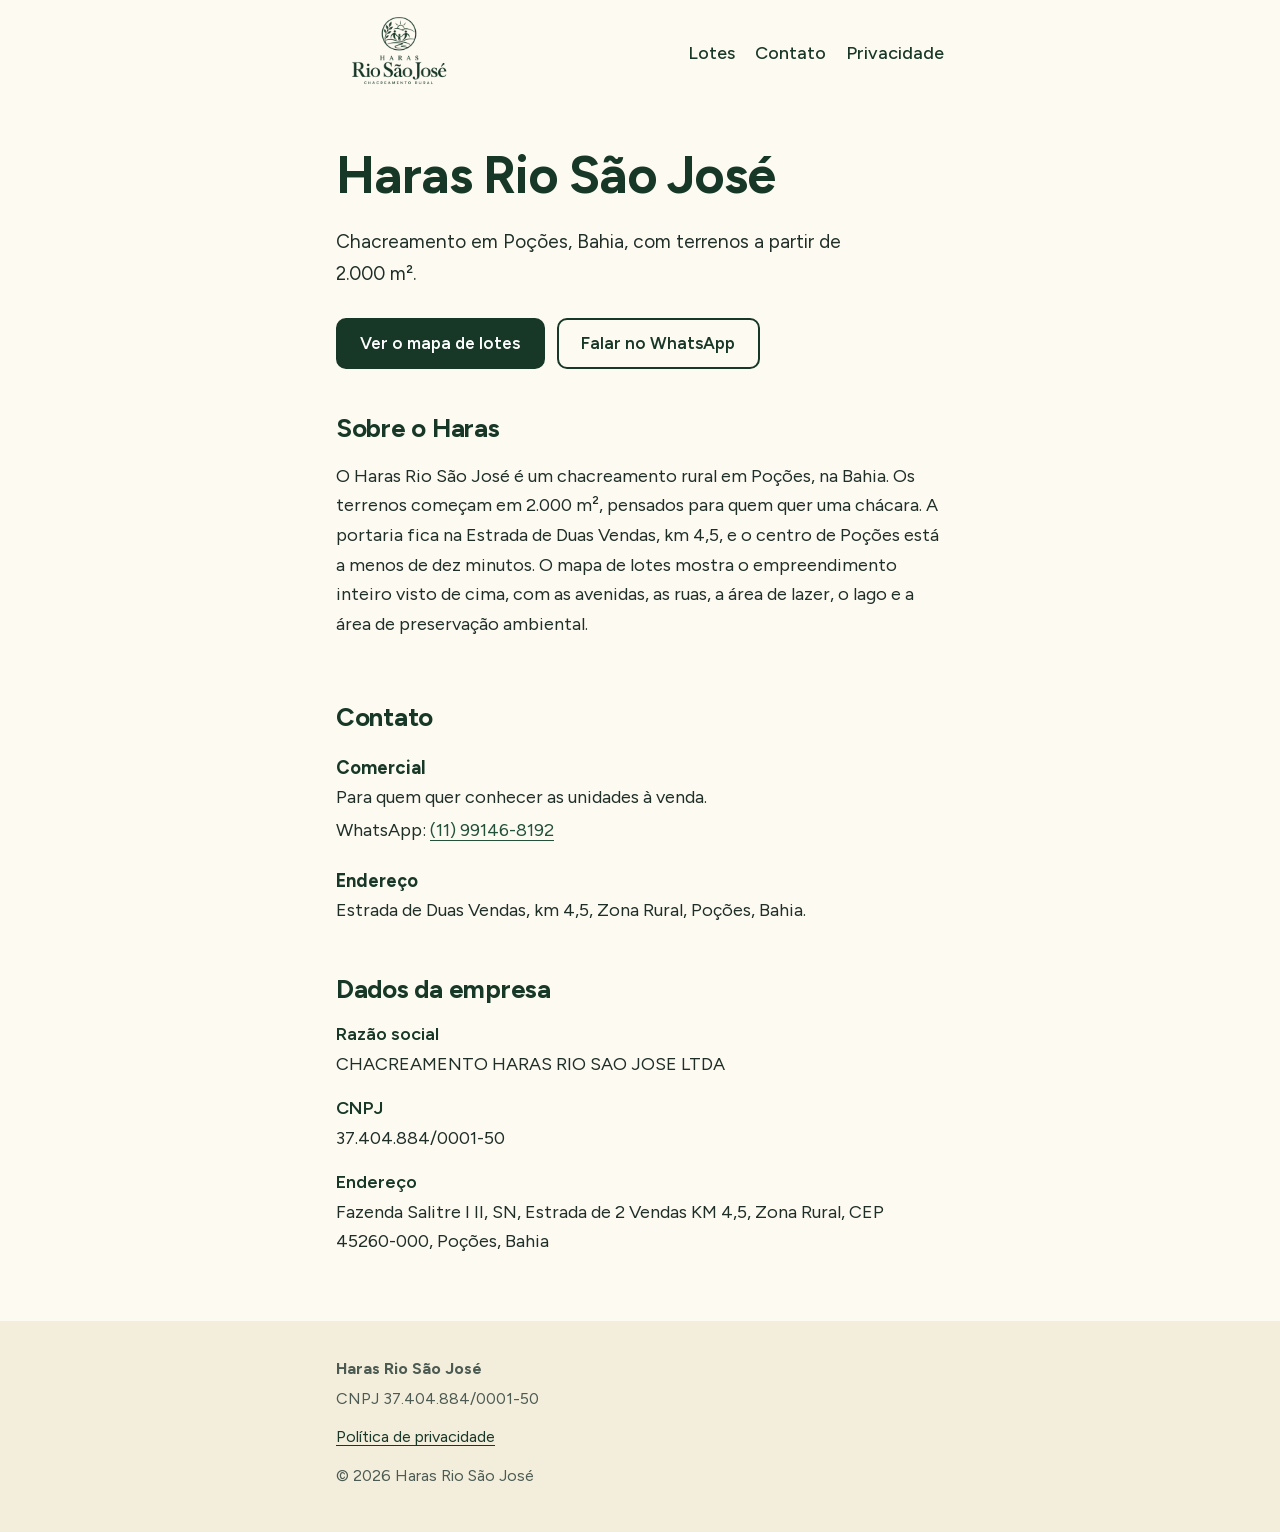
<file: index.html>
<!doctype html>
<html lang="pt-BR">
<head>
<meta charset="utf-8">
<meta name="viewport" content="width=device-width, initial-scale=1">
<meta name="facebook-domain-verification" content="9zx2jushcz91ndrvmghut5p0yi4a80" />
<title>Haras Rio São José, chacreamento em Poções (BA)</title>
<meta name="description" content="Haras Rio São José: chacreamento em Poções, Bahia, com terrenos a partir de 2.000 m². Veja o mapa de lotes e fale com o comercial.">
<link rel="icon" type="image/png" sizes="32x32" href="favicon.png">
<link rel="apple-touch-icon" href="apple-touch-icon.png">
<link rel="stylesheet" href="estilo.css">
</head>
<body>
<a class="pular" href="#conteudo">Pular para o conteúdo</a>
<header class="topo">
<div class="miolo">
<a href="index.html"><img src="logo.png" width="720" height="480" alt="Haras Rio São José, chacreamento rural"></a>
<nav aria-label="Principal">
<a href="https://harasriosaojose.github.io/haras-rio-sao-jose-mapa/">Lotes</a>
<a href="#contato">Contato</a>
<a href="privacidade.html">Privacidade</a>
</nav>
</div>
</header>
<main id="conteudo">
<div class="miolo">
<section class="abertura">
<h1>Haras Rio São José</h1>
<p>Chacreamento em Poções, Bahia, com terrenos a partir de 2.000 m².</p>
<div class="botoes">
<a class="botao cheio" href="https://harasriosaojose.github.io/haras-rio-sao-jose-mapa/">Ver o mapa de lotes</a>
<a class="botao vazado" href="https://wa.me/5511991468192?text=Ol%C3%A1!%20Quero%20falar%20com%20o%20comercial%20sobre%20as%20unidades%20do%20Haras%20Rio%20S%C3%A3o%20Jos%C3%A9.">Falar no WhatsApp</a>
</div>
</section>

<section class="sobre" aria-labelledby="t-sobre">
<h2 id="t-sobre">Sobre o Haras</h2>
<p>O Haras Rio São José é um chacreamento rural em Poções, na Bahia. Os terrenos começam em 2.000 m², pensados para quem quer uma chácara. A portaria fica na Estrada de Duas Vendas, km 4,5, e o centro de Poções está a menos de dez minutos. O mapa de lotes mostra o empreendimento inteiro visto de cima, com as avenidas, as ruas, a área de lazer, o lago e a área de preservação ambiental.</p>
</section>

<section class="contato" id="contato" aria-labelledby="t-contato">
<h2 id="t-contato">Contato</h2>
<h3>Comercial</h3>
<p>Para quem quer conhecer as unidades à venda.</p>
<p>WhatsApp: <a href="https://wa.me/5511991468192?text=Ol%C3%A1!%20Quero%20falar%20com%20o%20comercial%20sobre%20as%20unidades%20do%20Haras%20Rio%20S%C3%A3o%20Jos%C3%A9.">(11) 99146-8192</a></p>
<h3>Endereço</h3>
<p>Estrada de Duas Vendas, km 4,5, Zona Rural, Poções, Bahia.</p>
</section>

<section class="empresa" aria-labelledby="t-empresa">
<h2 id="t-empresa">Dados da empresa</h2>
<dl class="dados">
<dt>Razão social</dt><dd>CHACREAMENTO HARAS RIO SAO JOSE LTDA</dd>
<dt>CNPJ</dt><dd>37.404.884/0001-50</dd>
<dt>Endereço</dt><dd>Fazenda Salitre I II, SN, Estrada de 2 Vendas KM 4,5, Zona Rural, CEP 45260-000, Poções, Bahia</dd>
</dl>
</section>
</div>
</main>
<footer class="rodape">
<div class="miolo">
<p><strong>Haras Rio São José</strong></p>
<p>CNPJ 37.404.884/0001-50</p>
<p><a href="privacidade.html">Política de privacidade</a></p>
<p>© 2026 Haras Rio São José</p>
</div>
</footer>
</body>
</html>
</file>
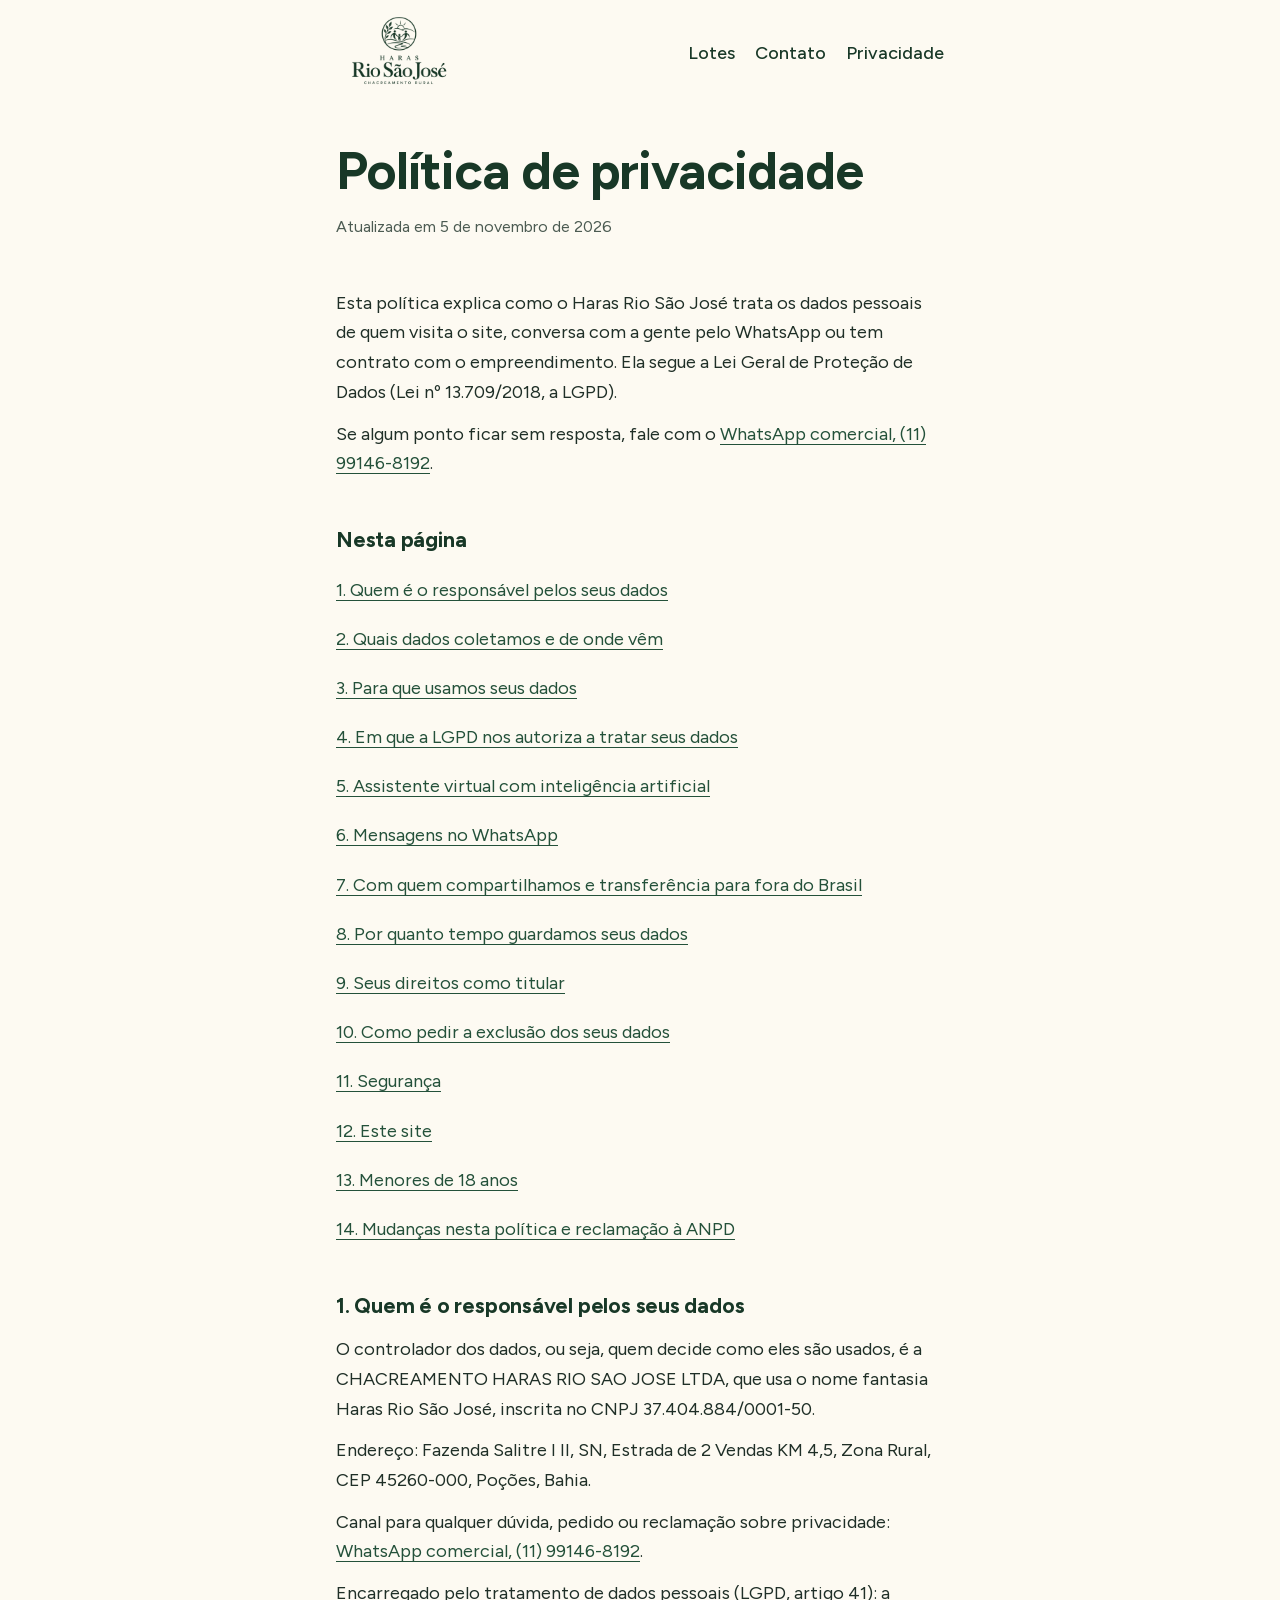
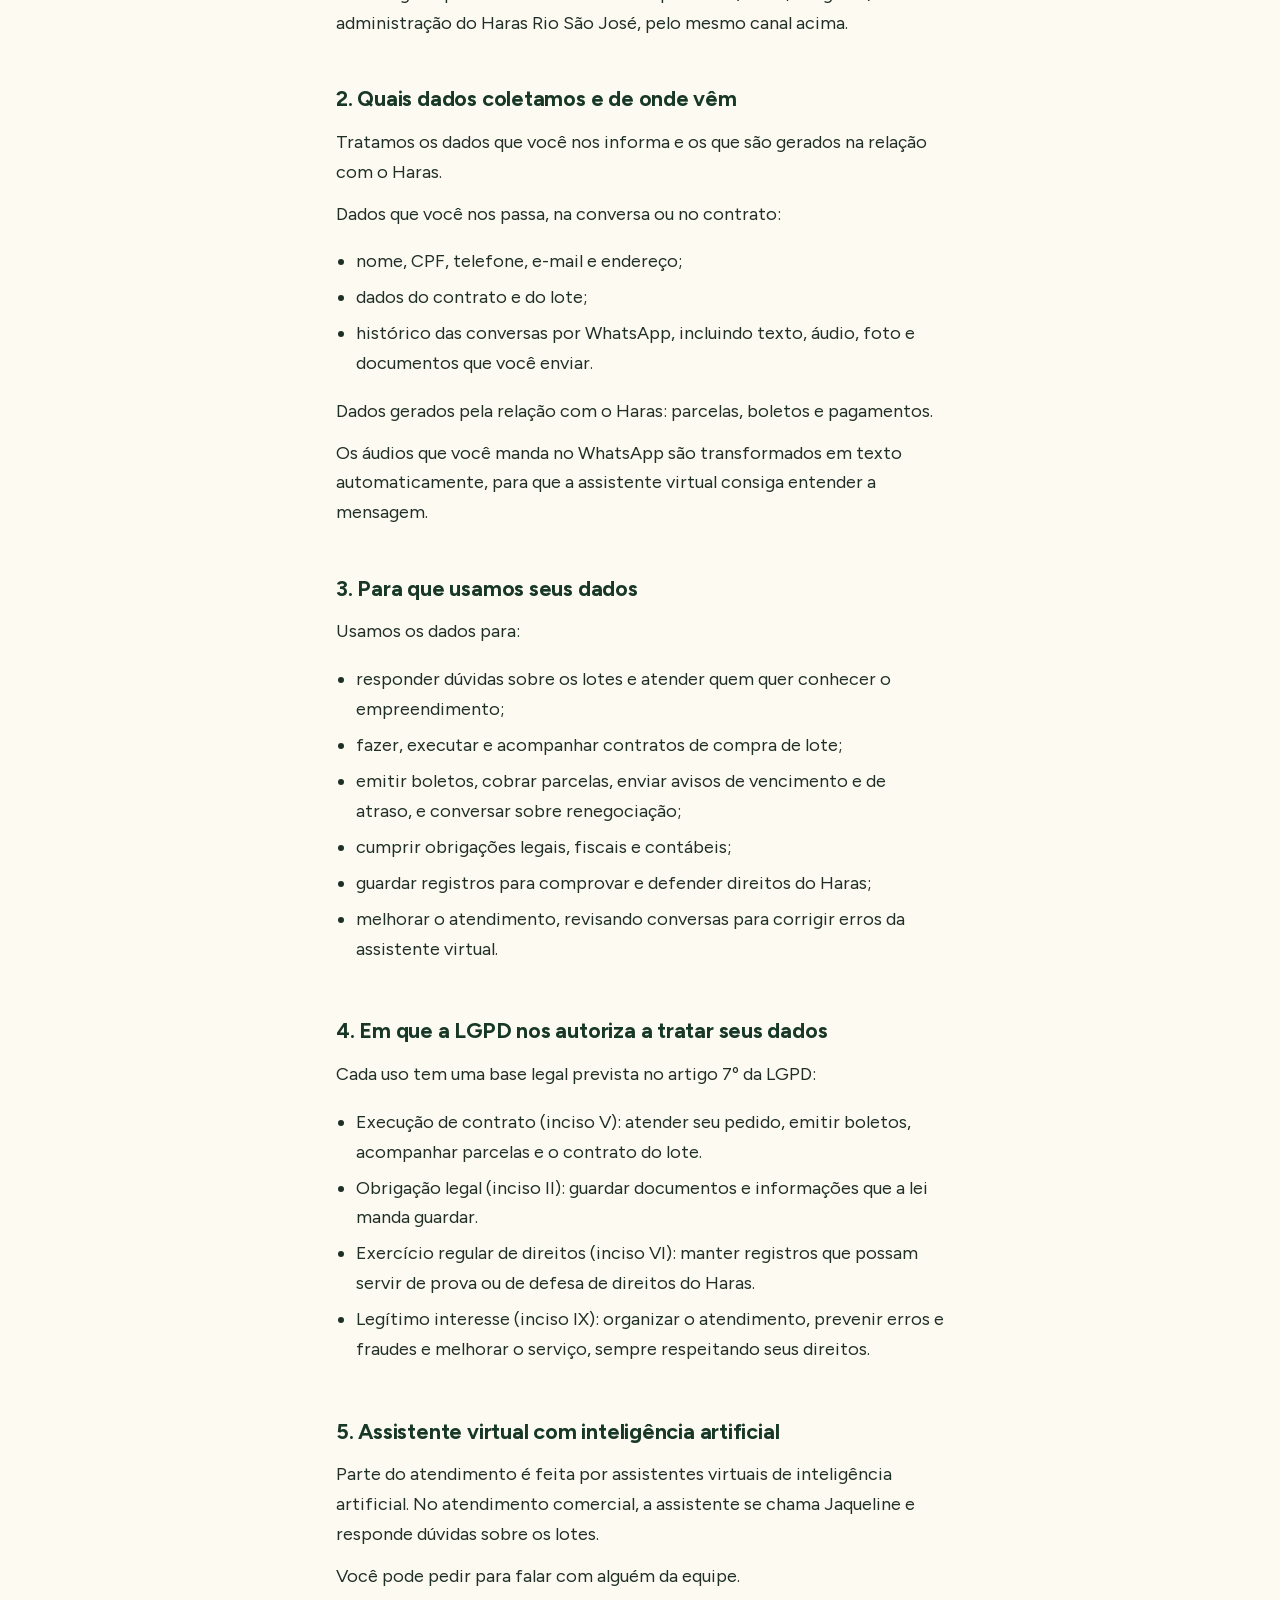
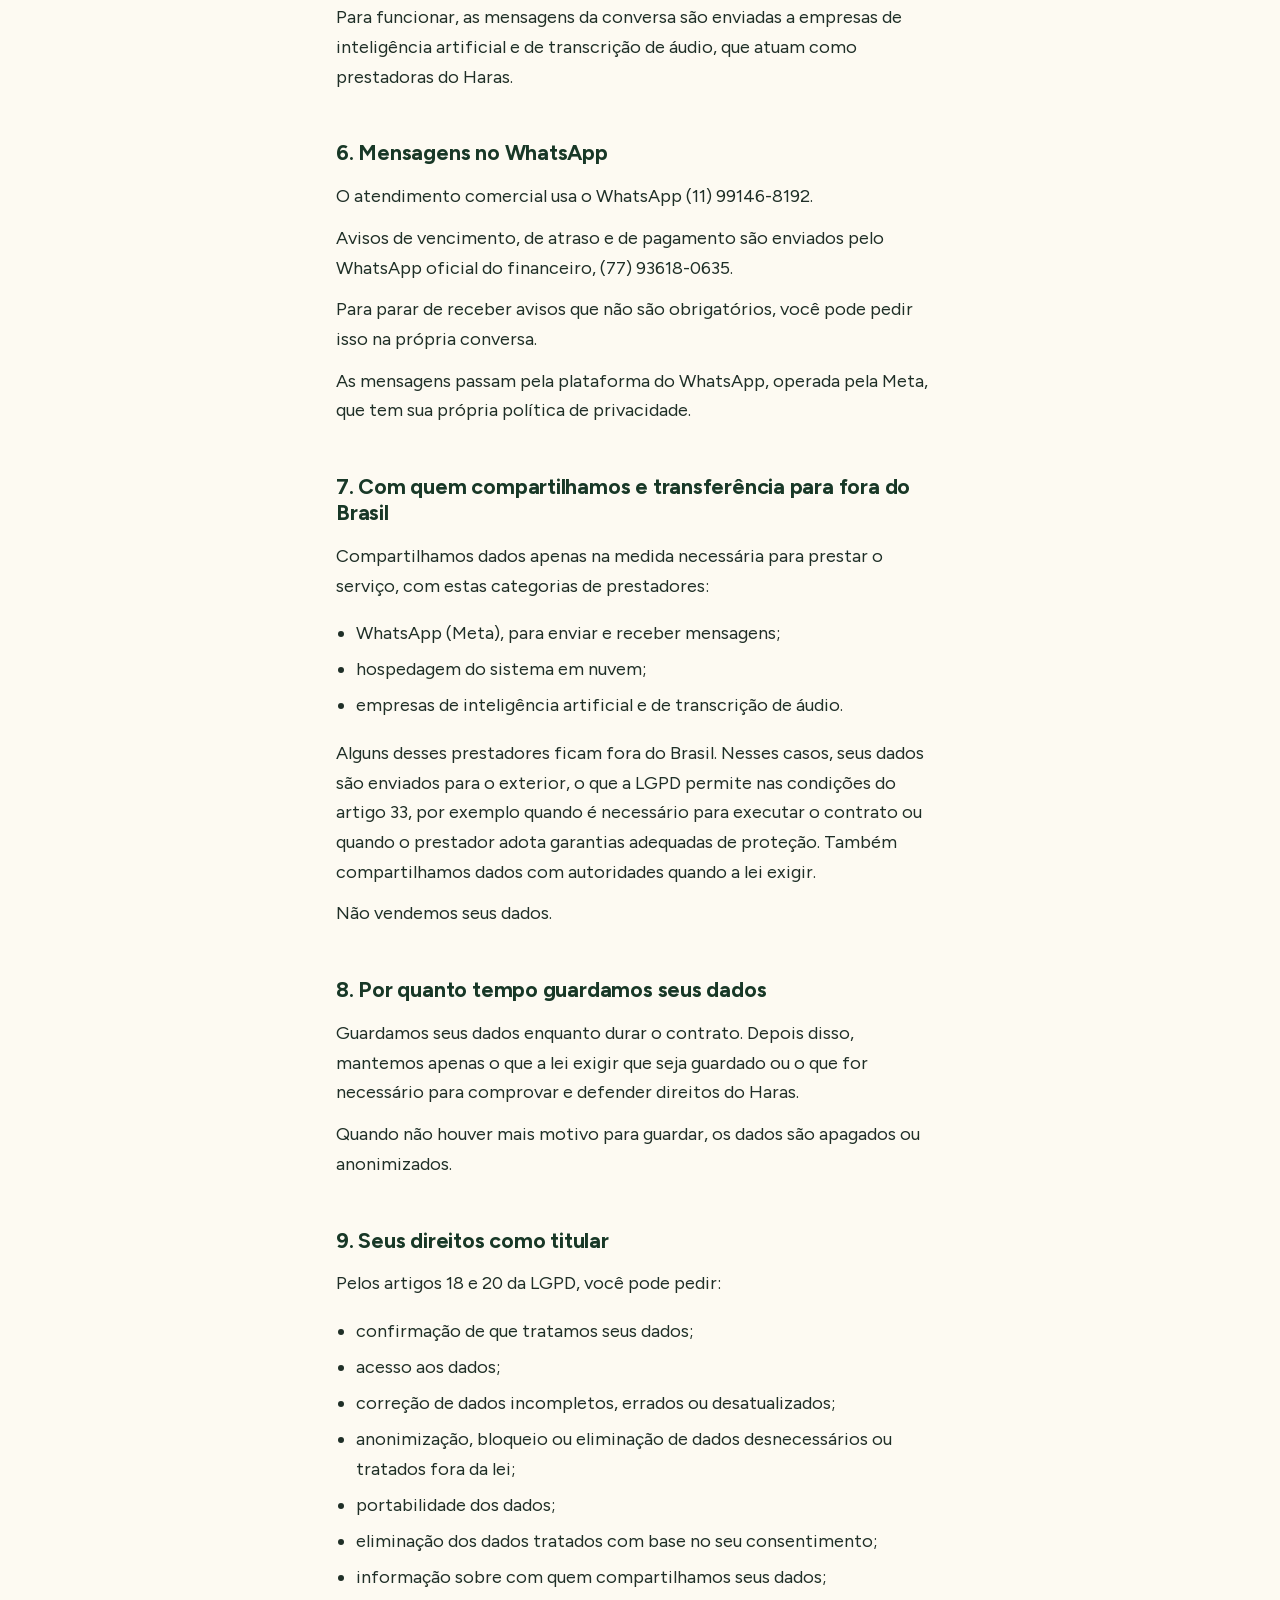
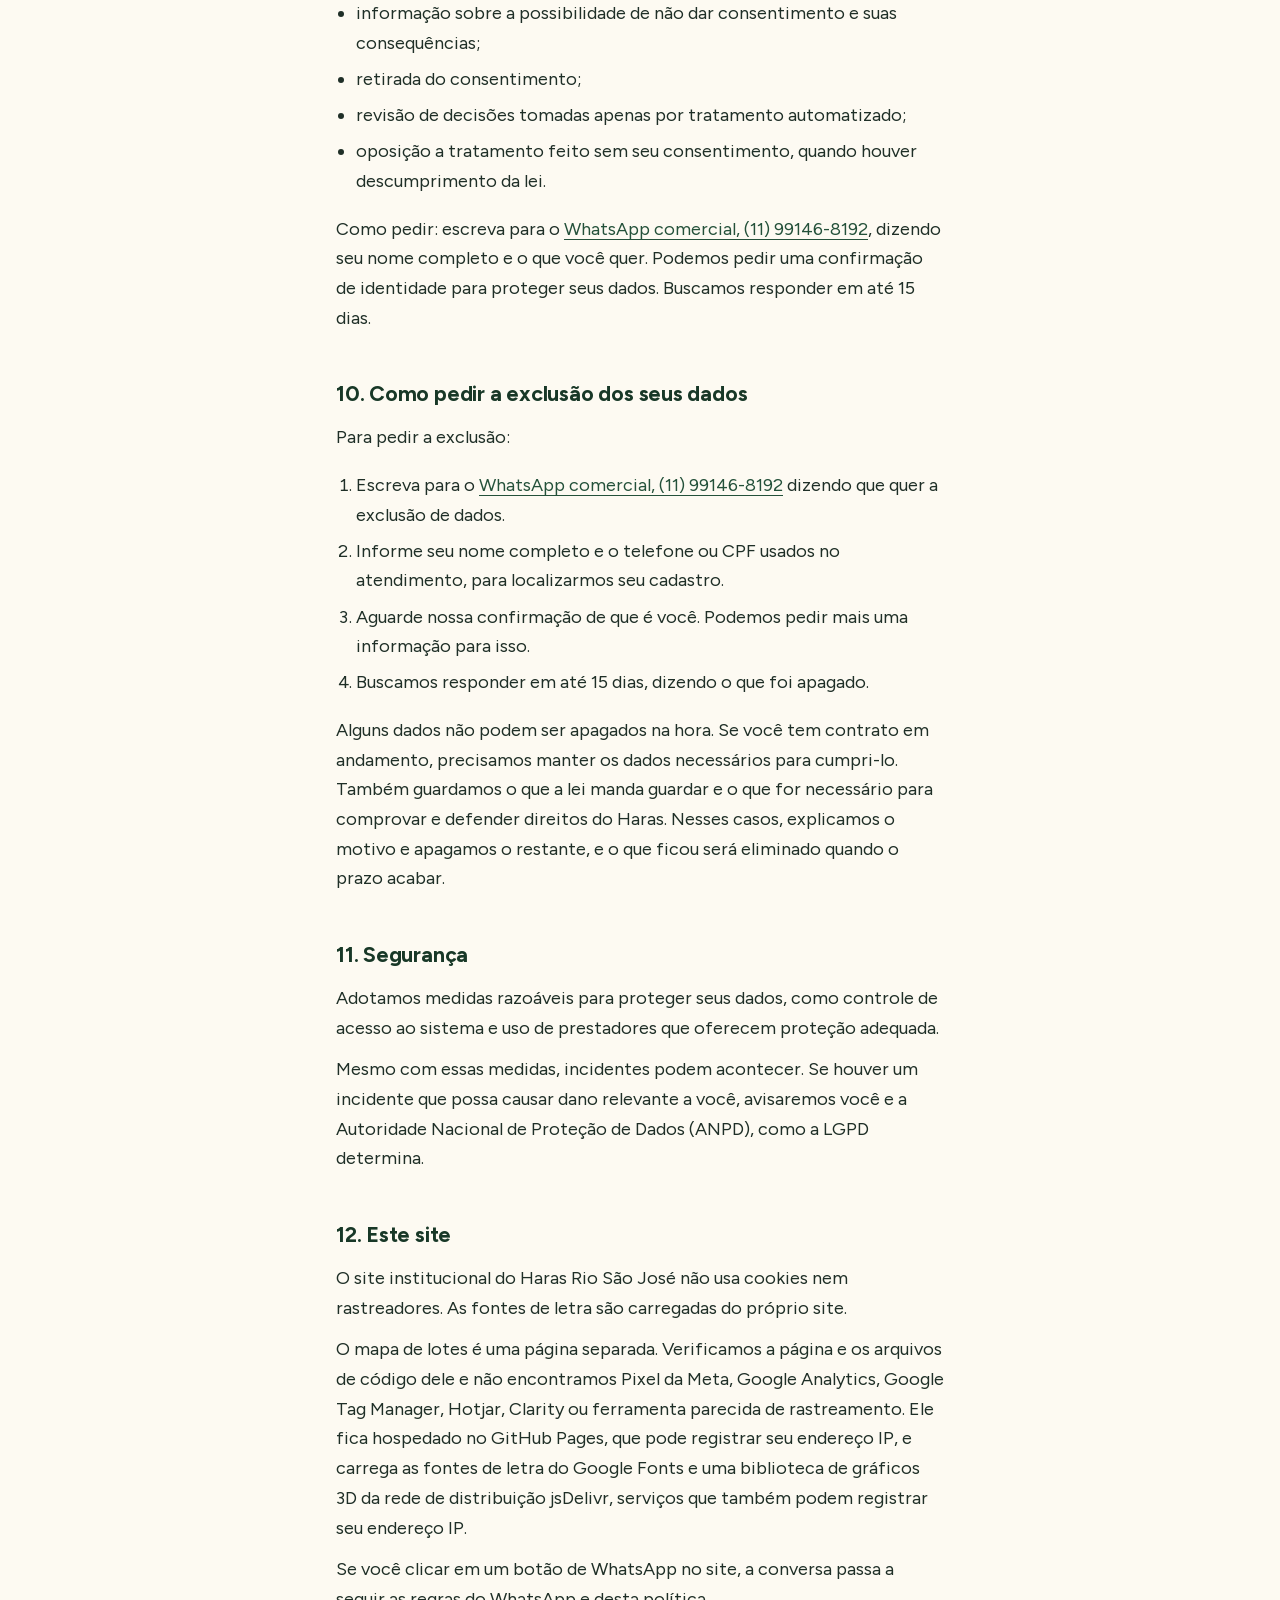
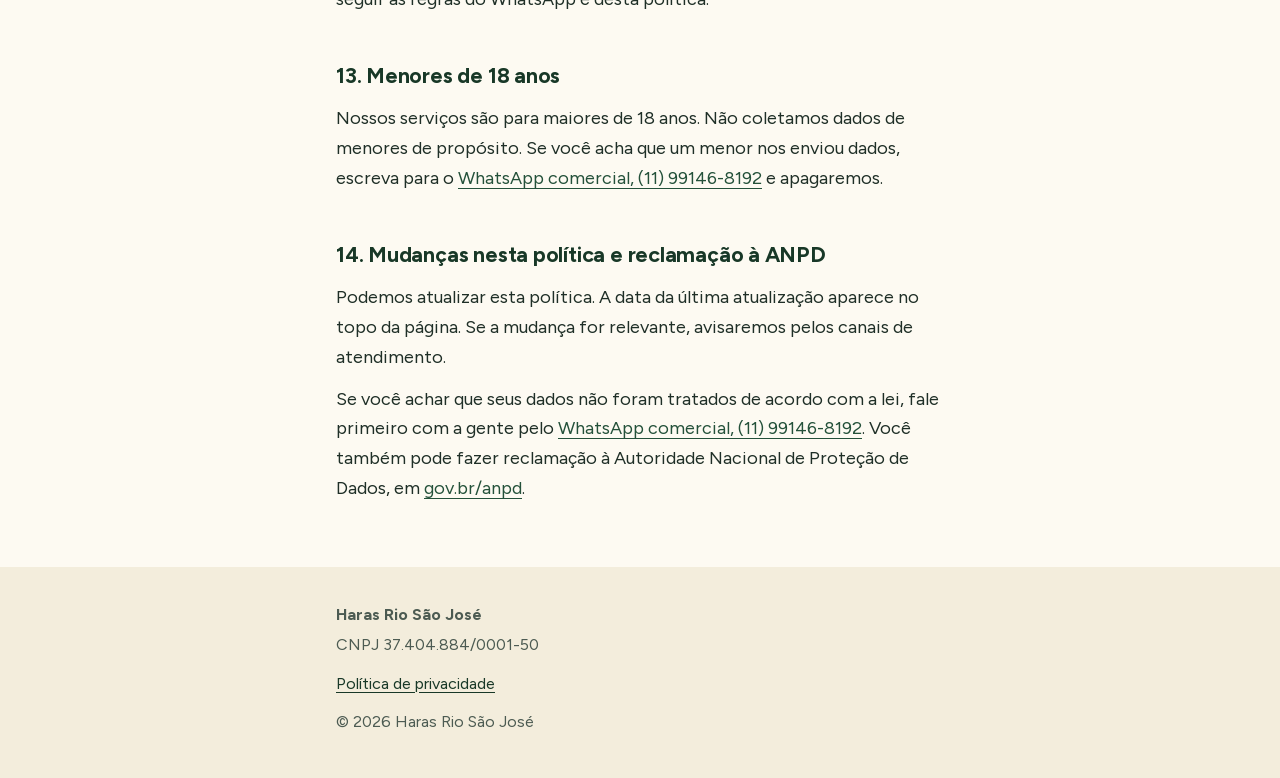
<file: privacidade.html>
<!doctype html>
<html lang="pt-BR">
<head>
<meta charset="utf-8">
<meta name="viewport" content="width=device-width, initial-scale=1">
<title>Política de privacidade, Haras Rio São José</title>
<meta name="description" content="Como o Haras Rio São José trata dados pessoais, conforme a LGPD: quais dados, para que, com quem compartilhamos e como pedir acesso ou exclusão.">
<link rel="icon" type="image/png" sizes="32x32" href="favicon.png">
<link rel="apple-touch-icon" href="apple-touch-icon.png">
<link rel="stylesheet" href="estilo.css">
</head>
<body>
<a class="pular" href="#conteudo">Pular para o conteúdo</a>
<header class="topo">
<div class="miolo">
<a href="index.html"><img src="logo.png" width="720" height="480" alt="Haras Rio São José, chacreamento rural"></a>
<nav aria-label="Principal">
<a href="https://harasriosaojose.github.io/haras-rio-sao-jose-mapa/">Lotes</a>
<a href="index.html#contato">Contato</a>
<a href="privacidade.html">Privacidade</a>
</nav>
</div>
</header>
<main id="conteudo">
<div class="miolo texto">
<section class="abertura">
<h1>Política de privacidade</h1>
<p class="data">Atualizada em 5 de novembro de 2026</p>
</section>
<section>
<p>Esta política explica como o Haras Rio São José trata os dados pessoais de quem visita o site, conversa com a gente pelo WhatsApp ou tem contrato com o empreendimento. Ela segue a Lei Geral de Proteção de Dados (Lei nº 13.709/2018, a LGPD).</p>
<p>Se algum ponto ficar sem resposta, fale com o <a href="https://wa.me/5511991468192">WhatsApp comercial, (11) 99146-8192</a>.</p>
</section>
<nav aria-label="Índice desta página">
<h2>Nesta página</h2>
<ul class="indice">
<li><a href="#quem-somos">1. Quem é o responsável pelos seus dados</a></li>
<li><a href="#dados-coletados">2. Quais dados coletamos e de onde vêm</a></li>
<li><a href="#finalidades">3. Para que usamos seus dados</a></li>
<li><a href="#base-legal">4. Em que a LGPD nos autoriza a tratar seus dados</a></li>
<li><a href="#assistente-virtual">5. Assistente virtual com inteligência artificial</a></li>
<li><a href="#whatsapp">6. Mensagens no WhatsApp</a></li>
<li><a href="#compartilhamento">7. Com quem compartilhamos e transferência para fora do Brasil</a></li>
<li><a href="#retencao">8. Por quanto tempo guardamos seus dados</a></li>
<li><a href="#direitos">9. Seus direitos como titular</a></li>
<li><a href="#exclusao">10. Como pedir a exclusão dos seus dados</a></li>
<li><a href="#seguranca">11. Segurança</a></li>
<li><a href="#este-site">12. Este site</a></li>
<li><a href="#menores">13. Menores de 18 anos</a></li>
<li><a href="#mudancas">14. Mudanças nesta política e reclamação à ANPD</a></li>
</ul>
</nav>
<section id="quem-somos" aria-labelledby="h-quem-somos">
<h2 id="h-quem-somos">1. Quem é o responsável pelos seus dados</h2>
<p>O controlador dos dados, ou seja, quem decide como eles são usados, é a CHACREAMENTO HARAS RIO SAO JOSE LTDA, que usa o nome fantasia Haras Rio São José, inscrita no CNPJ 37.404.884/0001-50.</p>
<p>Endereço: Fazenda Salitre I II, SN, Estrada de 2 Vendas KM 4,5, Zona Rural, CEP 45260-000, Poções, Bahia.</p>
<p>Canal para qualquer dúvida, pedido ou reclamação sobre privacidade: <a href="https://wa.me/5511991468192">WhatsApp comercial, (11) 99146-8192</a>.</p>
<p>Encarregado pelo tratamento de dados pessoais (LGPD, artigo 41): a administração do Haras Rio São José, pelo mesmo canal acima.</p>
</section>
<section id="dados-coletados" aria-labelledby="h-dados-coletados">
<h2 id="h-dados-coletados">2. Quais dados coletamos e de onde vêm</h2>
<p>Tratamos os dados que você nos informa e os que são gerados na relação com o Haras.</p>
<p>Dados que você nos passa, na conversa ou no contrato:</p>
<ul>
<li>nome, CPF, telefone, e-mail e endereço;</li>
<li>dados do contrato e do lote;</li>
<li>histórico das conversas por WhatsApp, incluindo texto, áudio, foto e documentos que você enviar.</li>
</ul>
<p>Dados gerados pela relação com o Haras: parcelas, boletos e pagamentos.</p>
<p>Os áudios que você manda no WhatsApp são transformados em texto automaticamente, para que a assistente virtual consiga entender a mensagem.</p>
</section>
<section id="finalidades" aria-labelledby="h-finalidades">
<h2 id="h-finalidades">3. Para que usamos seus dados</h2>
<p>Usamos os dados para:</p>
<ul>
<li>responder dúvidas sobre os lotes e atender quem quer conhecer o empreendimento;</li>
<li>fazer, executar e acompanhar contratos de compra de lote;</li>
<li>emitir boletos, cobrar parcelas, enviar avisos de vencimento e de atraso, e conversar sobre renegociação;</li>
<li>cumprir obrigações legais, fiscais e contábeis;</li>
<li>guardar registros para comprovar e defender direitos do Haras;</li>
<li>melhorar o atendimento, revisando conversas para corrigir erros da assistente virtual.</li>
</ul>
</section>
<section id="base-legal" aria-labelledby="h-base-legal">
<h2 id="h-base-legal">4. Em que a LGPD nos autoriza a tratar seus dados</h2>
<p>Cada uso tem uma base legal prevista no artigo 7º da LGPD:</p>
<ul>
<li>Execução de contrato (inciso V): atender seu pedido, emitir boletos, acompanhar parcelas e o contrato do lote.</li>
<li>Obrigação legal (inciso II): guardar documentos e informações que a lei manda guardar.</li>
<li>Exercício regular de direitos (inciso VI): manter registros que possam servir de prova ou de defesa de direitos do Haras.</li>
<li>Legítimo interesse (inciso IX): organizar o atendimento, prevenir erros e fraudes e melhorar o serviço, sempre respeitando seus direitos.</li>
</ul>
</section>
<section id="assistente-virtual" aria-labelledby="h-assistente-virtual">
<h2 id="h-assistente-virtual">5. Assistente virtual com inteligência artificial</h2>
<p>Parte do atendimento é feita por assistentes virtuais de inteligência artificial. No atendimento comercial, a assistente se chama Jaqueline e responde dúvidas sobre os lotes.</p>
<p>Você pode pedir para falar com alguém da equipe.</p>
<p>Para funcionar, as mensagens da conversa são enviadas a empresas de inteligência artificial e de transcrição de áudio, que atuam como prestadoras do Haras.</p>
</section>
<section id="whatsapp" aria-labelledby="h-whatsapp">
<h2 id="h-whatsapp">6. Mensagens no WhatsApp</h2>
<p>O atendimento comercial usa o WhatsApp (11) 99146-8192.</p>
<p>Avisos de vencimento, de atraso e de pagamento são enviados pelo WhatsApp oficial do financeiro, (77) 93618-0635.</p>
<p>Para parar de receber avisos que não são obrigatórios, você pode pedir isso na própria conversa.</p>
<p>As mensagens passam pela plataforma do WhatsApp, operada pela Meta, que tem sua própria política de privacidade.</p>
</section>
<section id="compartilhamento" aria-labelledby="h-compartilhamento">
<h2 id="h-compartilhamento">7. Com quem compartilhamos e transferência para fora do Brasil</h2>
<p>Compartilhamos dados apenas na medida necessária para prestar o serviço, com estas categorias de prestadores:</p>
<ul>
<li>WhatsApp (Meta), para enviar e receber mensagens;</li>
<li>hospedagem do sistema em nuvem;</li>
<li>empresas de inteligência artificial e de transcrição de áudio.</li>
</ul>
<p>Alguns desses prestadores ficam fora do Brasil. Nesses casos, seus dados são enviados para o exterior, o que a LGPD permite nas condições do artigo 33, por exemplo quando é necessário para executar o contrato ou quando o prestador adota garantias adequadas de proteção. Também compartilhamos dados com autoridades quando a lei exigir.</p>
<p>Não vendemos seus dados.</p>
</section>
<section id="retencao" aria-labelledby="h-retencao">
<h2 id="h-retencao">8. Por quanto tempo guardamos seus dados</h2>
<p>Guardamos seus dados enquanto durar o contrato. Depois disso, mantemos apenas o que a lei exigir que seja guardado ou o que for necessário para comprovar e defender direitos do Haras.</p>
<p>Quando não houver mais motivo para guardar, os dados são apagados ou anonimizados.</p>
</section>
<section id="direitos" aria-labelledby="h-direitos">
<h2 id="h-direitos">9. Seus direitos como titular</h2>
<p>Pelos artigos 18 e 20 da LGPD, você pode pedir:</p>
<ul>
<li>confirmação de que tratamos seus dados;</li>
<li>acesso aos dados;</li>
<li>correção de dados incompletos, errados ou desatualizados;</li>
<li>anonimização, bloqueio ou eliminação de dados desnecessários ou tratados fora da lei;</li>
<li>portabilidade dos dados;</li>
<li>eliminação dos dados tratados com base no seu consentimento;</li>
<li>informação sobre com quem compartilhamos seus dados;</li>
<li>informação sobre a possibilidade de não dar consentimento e suas consequências;</li>
<li>retirada do consentimento;</li>
<li>revisão de decisões tomadas apenas por tratamento automatizado;</li>
<li>oposição a tratamento feito sem seu consentimento, quando houver descumprimento da lei.</li>
</ul>
<p>Como pedir: escreva para o <a href="https://wa.me/5511991468192">WhatsApp comercial, (11) 99146-8192</a>, dizendo seu nome completo e o que você quer. Podemos pedir uma confirmação de identidade para proteger seus dados. Buscamos responder em até 15 dias.</p>
</section>
<section id="exclusao" aria-labelledby="h-exclusao">
<h2 id="h-exclusao">10. Como pedir a exclusão dos seus dados</h2>
<p>Para pedir a exclusão:</p>
<ol>
<li>Escreva para o <a href="https://wa.me/5511991468192">WhatsApp comercial, (11) 99146-8192</a> dizendo que quer a exclusão de dados.</li>
<li>Informe seu nome completo e o telefone ou CPF usados no atendimento, para localizarmos seu cadastro.</li>
<li>Aguarde nossa confirmação de que é você. Podemos pedir mais uma informação para isso.</li>
<li>Buscamos responder em até 15 dias, dizendo o que foi apagado.</li>
</ol>
<p>Alguns dados não podem ser apagados na hora. Se você tem contrato em andamento, precisamos manter os dados necessários para cumpri-lo. Também guardamos o que a lei manda guardar e o que for necessário para comprovar e defender direitos do Haras. Nesses casos, explicamos o motivo e apagamos o restante, e o que ficou será eliminado quando o prazo acabar.</p>
</section>
<section id="seguranca" aria-labelledby="h-seguranca">
<h2 id="h-seguranca">11. Segurança</h2>
<p>Adotamos medidas razoáveis para proteger seus dados, como controle de acesso ao sistema e uso de prestadores que oferecem proteção adequada.</p>
<p>Mesmo com essas medidas, incidentes podem acontecer. Se houver um incidente que possa causar dano relevante a você, avisaremos você e a Autoridade Nacional de Proteção de Dados (ANPD), como a LGPD determina.</p>
</section>
<section id="este-site" aria-labelledby="h-este-site">
<h2 id="h-este-site">12. Este site</h2>
<p>O site institucional do Haras Rio São José não usa cookies nem rastreadores. As fontes de letra são carregadas do próprio site.</p>
<p>O mapa de lotes é uma página separada. Verificamos a página e os arquivos de código dele e não encontramos Pixel da Meta, Google Analytics, Google Tag Manager, Hotjar, Clarity ou ferramenta parecida de rastreamento. Ele fica hospedado no GitHub Pages, que pode registrar seu endereço IP, e carrega as fontes de letra do Google Fonts e uma biblioteca de gráficos 3D da rede de distribuição jsDelivr, serviços que também podem registrar seu endereço IP.</p>
<p>Se você clicar em um botão de WhatsApp no site, a conversa passa a seguir as regras do WhatsApp e desta política.</p>
</section>
<section id="menores" aria-labelledby="h-menores">
<h2 id="h-menores">13. Menores de 18 anos</h2>
<p>Nossos serviços são para maiores de 18 anos. Não coletamos dados de menores de propósito. Se você acha que um menor nos enviou dados, escreva para o <a href="https://wa.me/5511991468192">WhatsApp comercial, (11) 99146-8192</a> e apagaremos.</p>
</section>
<section id="mudancas" aria-labelledby="h-mudancas">
<h2 id="h-mudancas">14. Mudanças nesta política e reclamação à ANPD</h2>
<p>Podemos atualizar esta política. A data da última atualização aparece no topo da página. Se a mudança for relevante, avisaremos pelos canais de atendimento.</p>
<p>Se você achar que seus dados não foram tratados de acordo com a lei, fale primeiro com a gente pelo <a href="https://wa.me/5511991468192">WhatsApp comercial, (11) 99146-8192</a>. Você também pode fazer reclamação à Autoridade Nacional de Proteção de Dados, em <a href="https://www.gov.br/anpd">gov.br/anpd</a>.</p>
</section>
</div>
</main>
<footer class="rodape">
<div class="miolo">
<p><strong>Haras Rio São José</strong></p>
<p>CNPJ 37.404.884/0001-50</p>
<p><a href="privacidade.html">Política de privacidade</a></p>
<p>© 2026 Haras Rio São José</p>
</div>
</footer>
</body>
</html>
</file>
<file: estilo.css>
@font-face{font-family:"Figtree";font-style:normal;font-weight:300 900;font-display:swap;
src:url("Figtree-latin-ext.woff2") format("woff2");
unicode-range:U+0100-02BA,U+02BD-02C5,U+02C7-02CC,U+02CE-02D7,U+02DD-02FF,U+0304,U+0308,U+0329,U+1D00-1DBF,U+1E00-1E9F,U+1EF2-1EFF,U+2020,U+20A0-20AB,U+20AD-20C0,U+2113,U+2C60-2C7F,U+A720-A7FF}
@font-face{font-family:"Figtree";font-style:normal;font-weight:300 900;font-display:swap;
src:url("Figtree-latin.woff2") format("woff2");
unicode-range:U+0000-00FF,U+0131,U+0152-0153,U+02BB-02BC,U+02C6,U+02DA,U+02DC,U+0304,U+0308,U+0329,U+2000-206F,U+20AC,U+2122,U+2191,U+2193,U+2212,U+2215,U+FEFF,U+FFFD}
:root{--fundo:#FDFAF2;--verde:#183827;--verde-medio:#24513A;--texto:#1F2F27;--suave:#4C5B52;--dourado:#B8944F;--claro:#F3EDDC}
*{box-sizing:border-box}
html{-webkit-text-size-adjust:100%}
body{margin:0;background:var(--fundo);color:var(--texto);font-family:"Figtree",system-ui,sans-serif;font-size:1.0625rem;line-height:1.65}
.miolo{max-width:42rem;margin:0 auto;padding:0 1.25rem}
a{color:var(--verde-medio);text-underline-offset:.2em}
a:focus-visible,.botao:focus-visible{outline:3px solid var(--verde);outline-offset:3px;border-radius:6px}
.pular{position:absolute;left:1rem;top:-4rem;background:var(--verde);color:#fff;padding:.75rem 1rem;border-radius:8px;z-index:10}
.pular:focus{top:1rem}
.topo{padding:.75rem 0 .5rem}
.topo .miolo{display:flex;flex-wrap:wrap;align-items:center;justify-content:space-between;gap:.25rem 1.5rem}
.topo img{display:block;height:72px;width:auto}
.topo nav{display:flex;gap:.25rem 1.25rem;flex-wrap:wrap}
.topo nav a{display:inline-flex;align-items:center;min-height:44px;color:var(--verde);font-weight:500;text-decoration:none}
.topo nav a:hover{text-decoration:underline}
h1,h2,h3{color:var(--verde);line-height:1.2;margin:0;font-weight:700}
h1{font-size:clamp(2.25rem,8vw,3.25rem);letter-spacing:-.02em}
h2{font-size:1.6rem;letter-spacing:-.01em;margin-bottom:1rem}
h3{font-size:1.15rem;margin-bottom:.25rem}
section{padding:2.75rem 0 0}
.abertura{padding-top:2.5rem}
.abertura p{font-size:1.2rem;margin:1.25rem 0 1.75rem;max-width:34rem}
.botoes{display:flex;flex-wrap:wrap;gap:.75rem}
.botao{display:inline-flex;align-items:center;justify-content:center;min-height:48px;padding:.6rem 1.4rem;border-radius:10px;font-weight:600;font-size:1.0625rem;text-decoration:none;border:2px solid var(--verde)}
.botao.cheio{background:var(--verde);color:#fff}
.botao.cheio:hover{background:var(--verde-medio)}
.botao.vazado{background:transparent;color:var(--verde)}
.botao.vazado:hover{background:var(--claro)}
.sobre p,.contato p,.empresa p,.texto p{max-width:68ch}
.contato h3{margin-top:1.5rem}
.contato p{margin:.25rem 0}
.dados{margin:0}
.dados dt{font-weight:600;color:var(--verde);margin-top:.9rem}
.dados dd{margin:0}
.rodape{margin-top:4rem;padding:2rem 0 2.5rem;background:var(--claro)}
.rodape p{margin:.2rem 0;font-size:1rem;color:var(--suave)}
.rodape a{color:var(--verde);display:inline-block;min-height:44px;line-height:44px}
.data,.abertura .data{color:var(--suave);font-size:1rem;margin:.75rem 0 0}
.texto > nav{padding-top:2.25rem}
.texto .indice{margin:0;padding:0;list-style:none}
.texto .indice a{display:block;padding:.55rem 0;line-height:1.4}
.texto section{padding-top:2.25rem}
.texto h2{font-size:1.35rem}
.texto ul,.texto ol{max-width:68ch;padding-left:1.25rem}
.texto li{margin:.4rem 0}
.texto p{margin:.75rem 0}
.texto{overflow-wrap:break-word}
@media (min-width:700px){.topo img{height:84px}.miolo{padding:0 2rem}body{font-size:1.125rem}}
@media (prefers-reduced-motion:reduce){*{transition:none!important}}
</file>
